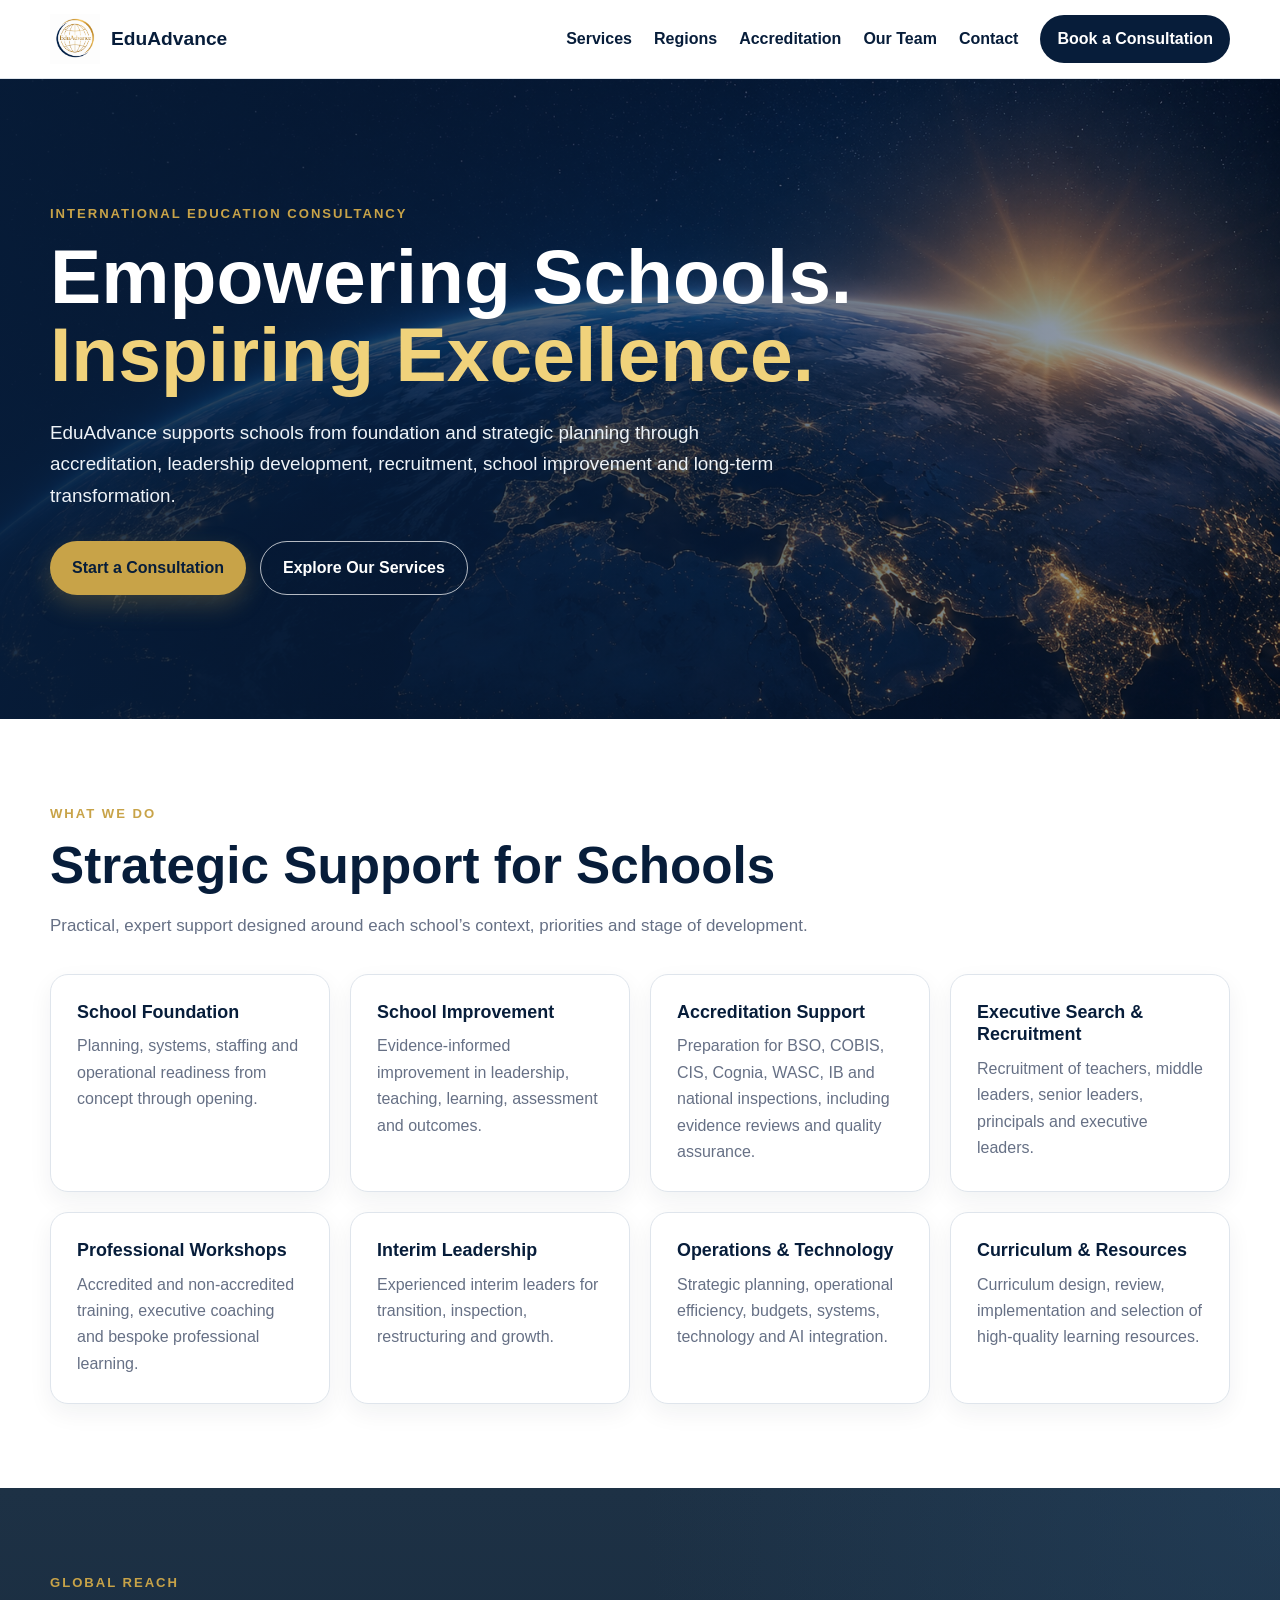
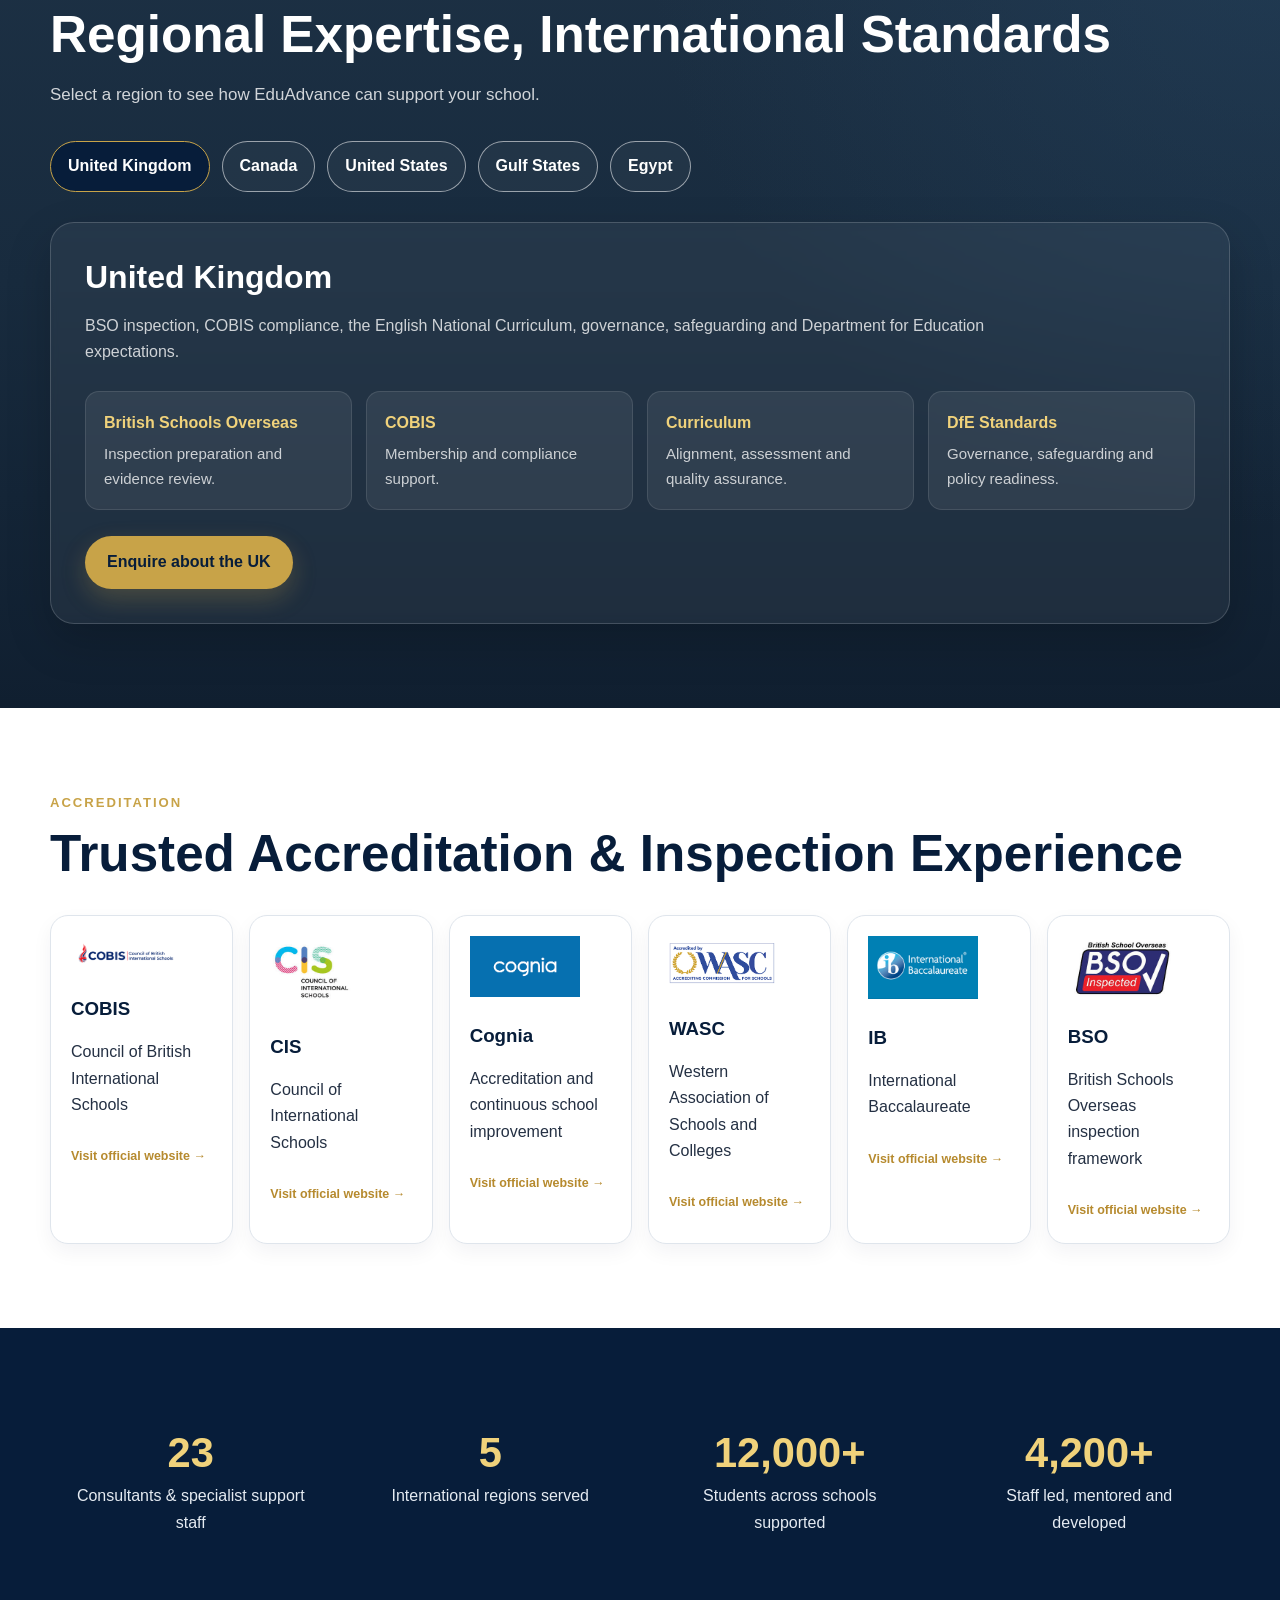
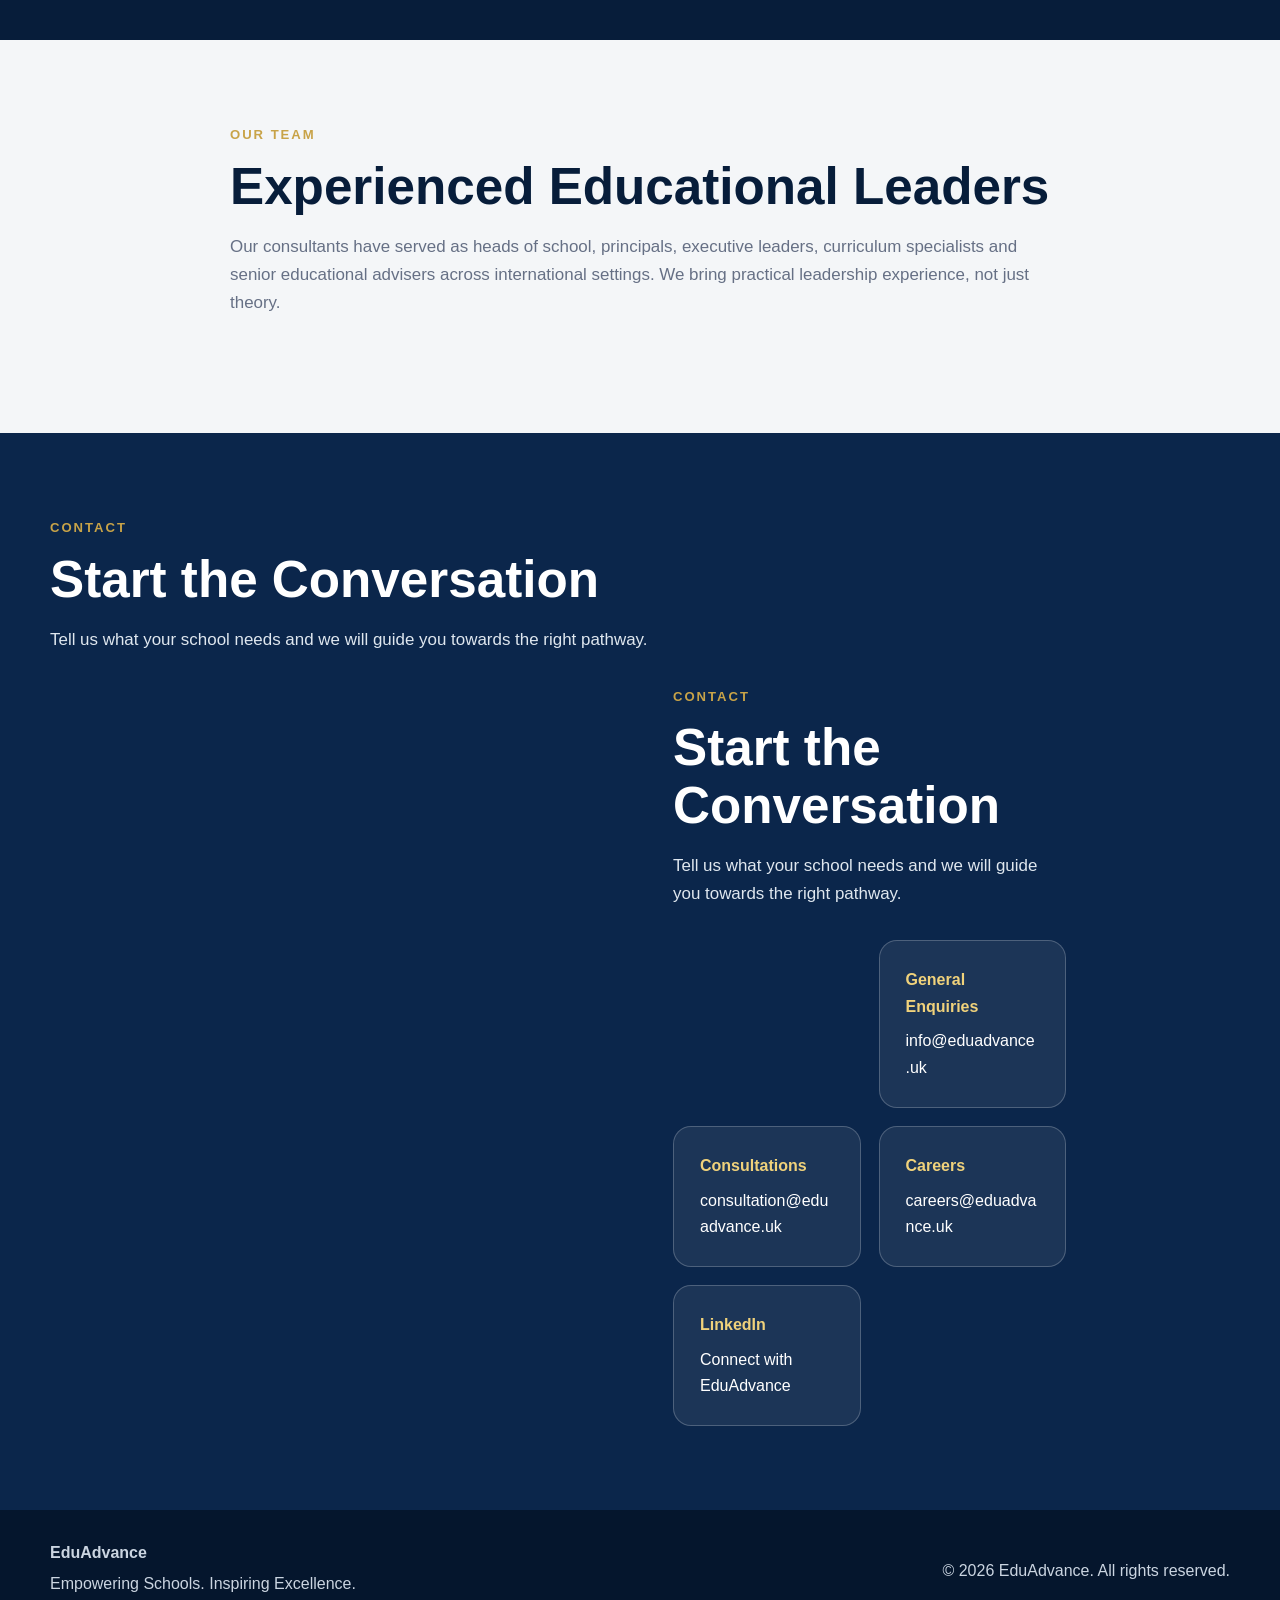
<file: index.html>
<!doctype html>
<html lang="en">
<head>
  <meta charset="utf-8">
  <meta name="viewport" content="width=device-width, initial-scale=1">
  <meta name="description" content="EduAdvance is a UK-founded international education consultancy supporting school foundation, accreditation, leadership, recruitment and sustainable school improvement.">
  <title>EduAdvance | International Education Consultancy</title>
  <link rel="stylesheet" href="css/style.css">
</head>
<body>

<header class="site-header">
  <div class="navbar container">
    <a class="brand" href="index.html" aria-label="EduAdvance home">
      <img src="images/logo.png" alt="EduAdvance logo">
      <span>EduAdvance</span>
    </a>

    <button class="menu-toggle" type="button" aria-label="Open navigation" aria-expanded="false">☰</button>

    <nav class="nav-links" aria-label="Main navigation">
      <a href="#services">Services</a>
      <a href="#regions">Regions</a>
      <a href="#accreditation">Accreditation</a>
      <a href="#team">Our Team</a>
      <a href="#contact">Contact</a>
      <a class="nav-cta" href="consultation.html">Book a Consultation</a>
    </nav>
  </div>
</header>

<main>

  <section class="hero">
    <div class="hero-overlay"></div>
    <div class="container hero-content">
      <p class="eyebrow">International Education Consultancy</p>
      <h1>Empowering Schools.<br><span>Inspiring Excellence.</span></h1>
      <p class="hero-copy">
        EduAdvance supports schools from foundation and strategic planning through accreditation,
        leadership development, recruitment, school improvement and long-term transformation.
      </p>
      <div class="hero-actions">
        <a class="btn btn-primary" href="consultation.html">Start a Consultation</a>
        <a class="btn btn-secondary" href="#services">Explore Our Services</a>
      </div>
    </div>
  </section>

  <section id="services" class="section">
    <div class="container">
      <p class="eyebrow">What We Do</p>
      <h2>Strategic Support for Schools</h2>
      <p class="section-intro">
        Practical, expert support designed around each school’s context, priorities and stage of development.
      </p>

      <div class="cards-grid">
        <article class="service-card">
          <h3>School Foundation</h3>
          <p>Planning, systems, staffing and operational readiness from concept through opening.</p>
        </article>

        <article class="service-card">
          <h3>School Improvement</h3>
          <p>Evidence-informed improvement in leadership, teaching, learning, assessment and outcomes.</p>
        </article>

        <article class="service-card">
          <h3>Accreditation Support</h3>
          <p>Preparation for BSO, COBIS, CIS, Cognia, WASC, IB and national inspections, including evidence reviews and quality assurance.</p>
        </article>

        <article class="service-card">
          <h3>Executive Search &amp; Recruitment</h3>
          <p>Recruitment of teachers, middle leaders, senior leaders, principals and executive leaders.</p>
        </article>

        <article class="service-card">
          <h3>Professional Workshops</h3>
          <p>Accredited and non-accredited training, executive coaching and bespoke professional learning.</p>
        </article>

        <article class="service-card">
          <h3>Interim Leadership</h3>
          <p>Experienced interim leaders for transition, inspection, restructuring and growth.</p>
        </article>

        <article class="service-card">
          <h3>Operations &amp; Technology</h3>
          <p>Strategic planning, operational efficiency, budgets, systems, technology and AI integration.</p>
        </article>

        <article class="service-card">
          <h3>Curriculum &amp; Resources</h3>
          <p>Curriculum design, review, implementation and selection of high-quality learning resources.</p>
        </article>
      </div>
    </div>
  </section>

  <section id="regions" class="section section-alt">
    <div class="container">
      <p class="eyebrow">Global Reach</p>
      <h2>Regional Expertise, International Standards</h2>
      <p class="section-intro">Select a region to see how EduAdvance can support your school.</p>

      <div class="region-buttons" role="tablist" aria-label="Regions">
        <a class="region-btn active" href="#uk" data-region="uk" role="tab" aria-selected="true">United Kingdom</a>
        <a class="region-btn" href="#canada" data-region="canada" role="tab" aria-selected="false">Canada</a>
        <a class="region-btn" href="#usa" data-region="usa" role="tab" aria-selected="false">United States</a>
        <a class="region-btn" href="#gulf" data-region="gulf" role="tab" aria-selected="false">Gulf States</a>
        <a class="region-btn" href="#egypt" data-region="egypt" role="tab" aria-selected="false">Egypt</a>
      </div>

      <article id="uk" class="region-content active" role="tabpanel">
        <h3>United Kingdom</h3>
        <p>BSO inspection, COBIS compliance, the English National Curriculum, governance, safeguarding and Department for Education expectations.</p>
        <div class="region-grid">
          <div><strong>British Schools Overseas</strong><span>Inspection preparation and evidence review.</span></div>
          <div><strong>COBIS</strong><span>Membership and compliance support.</span></div>
          <div><strong>Curriculum</strong><span>Alignment, assessment and quality assurance.</span></div>
          <div><strong>DfE Standards</strong><span>Governance, safeguarding and policy readiness.</span></div>
        </div>
        <a class="btn btn-primary" href="consultation.html?region=United%20Kingdom">Enquire about the UK</a>
      </article>

      <article id="canada" class="region-content" role="tabpanel" hidden>
        <h3>Canada</h3>
        <p>Support for Canadian provincial curricula, school leadership, quality assurance and international accreditation readiness.</p>
        <div class="region-grid">
          <div><strong>Provincial Curricula</strong><span>Support across all Canadian provinces.</span></div>
          <div><strong>IB Programmes</strong><span>PYP, MYP and DP implementation.</span></div>
          <div><strong>Leadership</strong><span>Governance and continuous improvement.</span></div>
          <div><strong>Growth</strong><span>International recognition and sustainable systems.</span></div>
        </div>
        <a class="btn btn-primary" href="consultation.html?region=Canada">Enquire about Canada</a>
      </article>

      <article id="usa" class="region-content" role="tabpanel" hidden>
        <h3>United States</h3>
        <p>American curriculum development, Cognia and WASC accreditation, leadership development and continuous school improvement.</p>
        <div class="region-grid">
          <div><strong>Cognia</strong><span>Readiness reviews through engagement review.</span></div>
          <div><strong>WASC</strong><span>Self-study and accreditation preparation.</span></div>
          <div><strong>American Curriculum</strong><span>Assessment and programme design.</span></div>
          <div><strong>Quality Assurance</strong><span>Sustainable improvement systems.</span></div>
        </div>
        <a class="btn btn-primary" href="consultation.html?region=United%20States">Enquire about the USA</a>
      </article>

      <article id="gulf" class="region-content" role="tabpanel" hidden>
        <h3>Gulf States</h3>
        <p>Support across the UAE, Qatar, Saudi Arabia, Bahrain, Kuwait and Oman, combining international standards with local requirements.</p>
        <div class="region-grid region-grid-six">
          <div><strong>United Arab Emirates</strong><span>KHDA, ADEK and SPEA readiness.</span></div>
          <div><strong>Qatar</strong><span>Ministry compliance and school improvement.</span></div>
          <div><strong>Saudi Arabia</strong><span>MoE requirements and Vision 2030 alignment.</span></div>
          <div><strong>Bahrain</strong><span>Foundation, governance and inspection readiness.</span></div>
          <div><strong>Kuwait</strong><span>Curriculum, training and accreditation.</span></div>
          <div><strong>Oman</strong><span>Leadership, quality assurance and improvement.</span></div>
        </div>
        <a class="btn btn-primary" href="consultation.html?region=Gulf%20States">Enquire about the Gulf</a>
      </article>

      <article id="egypt" class="region-content" role="tabpanel" hidden>
        <h3>Egypt</h3>
        <p>British, American and IB accreditation support, Ministry of Education compliance, governance, safeguarding and school improvement.</p>
        <div class="region-grid">
          <div><strong>British Accreditation</strong><span>BSO and COBIS preparation.</span></div>
          <div><strong>American Accreditation</strong><span>Cognia and WASC pathways.</span></div>
          <div><strong>International Baccalaureate</strong><span>Candidacy, authorisation and programme development.</span></div>
          <div><strong>Ministry Compliance</strong><span>Licensing, governance and operational best practice.</span></div>
        </div>
        <a class="btn btn-primary" href="consultation.html?region=Egypt">Enquire about Egypt</a>
      </article>
    </div>
  </section>

  <section id="accreditation" class="section">
    <div class="container">
      <p class="eyebrow">Accreditation</p>
      <h2>Trusted Accreditation &amp; Inspection Experience</h2>

      <div class="logo-grid">
        <a class="logo-card accreditation-link" href="https://www.cobis.org.uk/" target="_blank" rel="noopener noreferrer">
          <img src="images/cobis.png" alt="COBIS logo">
          <h3>COBIS</h3>
          <p>Council of British International Schools</p>
          <span>Visit official website →</span>
        </a>

        <a class="logo-card accreditation-link" href="https://www.cois.org/" target="_blank" rel="noopener noreferrer">
          <img src="images/cis.png" alt="CIS logo">
          <h3>CIS</h3>
          <p>Council of International Schools</p>
          <span>Visit official website →</span>
        </a>

        <a class="logo-card accreditation-link" href="https://www.cognia.org/accreditation/" target="_blank" rel="noopener noreferrer">
          <img src="images/cognia.png" alt="Cognia logo">
          <h3>Cognia</h3>
          <p>Accreditation and continuous school improvement</p>
          <span>Visit official website →</span>
        </a>

        <a class="logo-card accreditation-link" href="https://acswasc.org/" target="_blank" rel="noopener noreferrer">
          <img src="images/wasc.png" alt="WASC logo">
          <h3>WASC</h3>
          <p>Western Association of Schools and Colleges</p>
          <span>Visit official website →</span>
        </a>

        <a class="logo-card accreditation-link" href="https://www.ibo.org/" target="_blank" rel="noopener noreferrer">
          <img src="images/ib.png" alt="International Baccalaureate logo">
          <h3>IB</h3>
          <p>International Baccalaureate</p>
          <span>Visit official website →</span>
        </a>

        <a class="logo-card accreditation-link" href="https://www.gov.uk/guidance/british-schools-overseas-how-to-get-accredited" target="_blank" rel="noopener noreferrer">
          <img src="images/bso.png" alt="British Schools Overseas logo">
          <h3>BSO</h3>
          <p>British Schools Overseas inspection framework</p>
          <span>Visit official website →</span>
        </a>
      </div>
    </div>
  </section>

  <section class="section stats-section">
    <div class="container stats-grid">
      <div><strong>23</strong><span>Consultants &amp; specialist support staff</span></div>
      <div><strong>5</strong><span>International regions served</span></div>
      <div><strong>12,000+</strong><span>Students across schools supported</span></div>
      <div><strong>4,200+</strong><span>Staff led, mentored and developed</span></div>
    </div>
  </section>

  <section id="team" class="section section-alt">
    <div class="container narrow">
      <p class="eyebrow">Our Team</p>
      <h2>Experienced Educational Leaders</h2>
      <p class="section-intro">
        Our consultants have served as heads of school, principals, executive leaders, curriculum specialists
        and senior educational advisers across international settings. We bring practical leadership experience,
        not just theory.
      </p>
    </div>
  </section>

  <section id="contact" class="section contact-section">
  <div class="container">
    <p class="eyebrow">Contact</p>

    <h2>Start the Conversation</h2>

    <p class="section-intro light-text">
      Tell us what your school needs and we will guide you towards the right pathway.
    </p>

    <div class="contact-grid">

      <a
       <section id="contact" class="section contact-section">
  <div class="container">
    <p class="eyebrow">Contact</p>

    <h2>Start the Conversation</h2>

    <p class="section-intro light-text">
      Tell us what your school needs and we will guide you towards the right pathway.
    </p>

    <div class="contact-grid">
      <a
        class="contact-card"
        href="https://mail.google.com/mail/u/0/?fs=1&amp;tf=cm&amp;to=info@eduadvance.uk&amp;su=General%20Enquiry"
        target="_blank"
        rel="noopener noreferrer"
      >
        <strong>General Enquiries</strong>
        <span>info@eduadvance.uk</span>
      </a>

      <a
        class="contact-card"
        href="https://mail.google.com/mail/u/0/?fs=1&amp;tf=cm&amp;to=consultation@eduadvance.uk&amp;su=Consultation"
        target="_blank"
        rel="noopener noreferrer"
      >
        <strong>Consultations</strong>
        <span>consultation@eduadvance.uk</span>
      </a>

      <a
        class="contact-card"
        href="https://mail.google.com/mail/u/0/?fs=1&amp;tf=cm&amp;to=careers@eduadvance.uk&amp;su=Careers"
        target="_blank"
        rel="noopener noreferrer"
      >
        <strong>Careers</strong>
        <span>careers@eduadvance.uk</span>
      </a>

      <a
        class="contact-card"
        href="https://www.linkedin.com/in/eduadvance-educational-consultancy-42b245420/"
        target="_blank"
        rel="noopener noreferrer"
      >
        <strong>LinkedIn</strong>
        <span>Connect with EduAdvance</span>
      </a>
    </div>
  </div>
</section>
 

</main>

<footer class="site-footer">
  <div class="container footer-inner">
    <div>
      <strong>EduAdvance</strong>
      <p>Empowering Schools. Inspiring Excellence.</p>
    </div>
    <p>© 2026 EduAdvance. All rights reserved.</p>
  </div>
</footer>

<script src="js/script.js"></script>
</body>
</html>
</file>
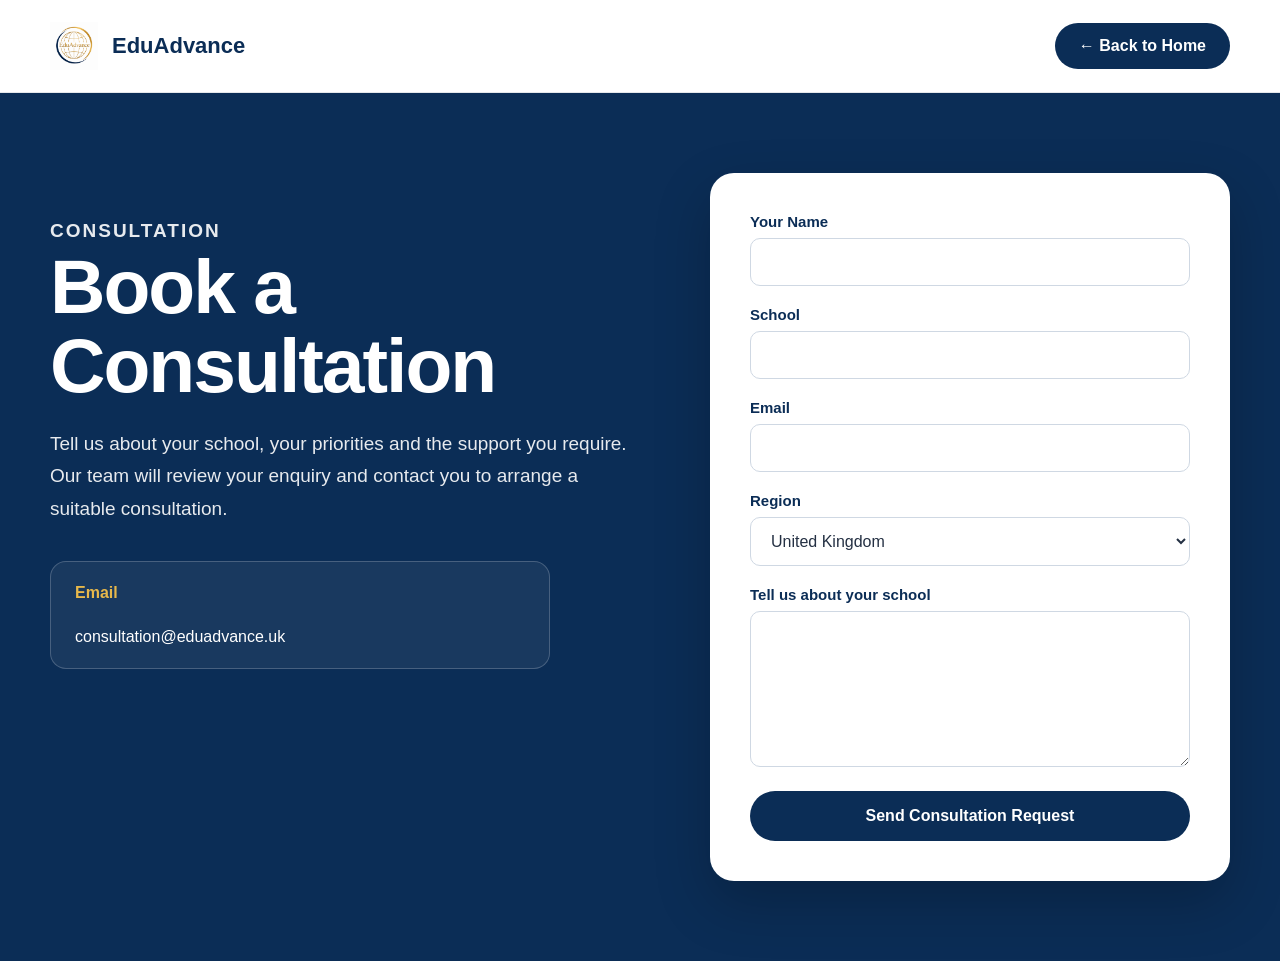
<file: consultation.html>
<!DOCTYPE html>
<html lang="en">
<head>
<meta charset="UTF-8">
<meta name="viewport" content="width=device-width, initial-scale=1.0">
<title>Book a Consultation | EduAdvance</title>

<link rel="stylesheet" href="css/consultation.css">
</head>

<body>

<header class="site-header">
    <div class="container navbar">

        <a class="brand" href="index.html">
            <img src="images/logo.png" alt="EduAdvance">
            <span>EduAdvance</span>
        </a>

        <a class="back-link" href="index.html">← Back to Home</a>

    </div>
</header>

<section class="consultation-hero">

<div class="container consultation-layout">

<div class="consultation-copy">

<p class="eyebrow">Consultation</p>

<h1>Book a Consultation</h1>

<p>
Tell us about your school, your priorities and the support you require.
Our team will review your enquiry and contact you to arrange a suitable consultation.
</p>

<div class="contact-details">
<strong>Email</strong><br>

<a href="https://mail.google.com/mail/u/0/?fs=1&tf=cm&to=consultation@eduadvance.uk&su=Consultation"
target="_blank">
consultation@eduadvance.uk
</a>

</div>

</div>

<form class="consultation-form"
action="https://formsubmit.co/consultation@eduadvance.uk"
method="POST">

<input type="hidden" name="_captcha" value="false">

<label>Your Name</label>
<input type="text" name="name" required>

<label>School</label>
<input type="text" name="school" required>

<label>Email</label>
<input type="email" name="email" required>

<label>Region</label>

<select name="region">
<option>United Kingdom</option>
<option>Canada</option>
<option>United States</option>
<option>Egypt</option>
<option>Gulf States</option>
<option>Other</option>
</select>

<label>Tell us about your school</label>

<textarea name="message" rows="7"></textarea>

<button type="submit">Send Consultation Request</button>

</form>

</div>

</section>

</body>
</html>
</file>
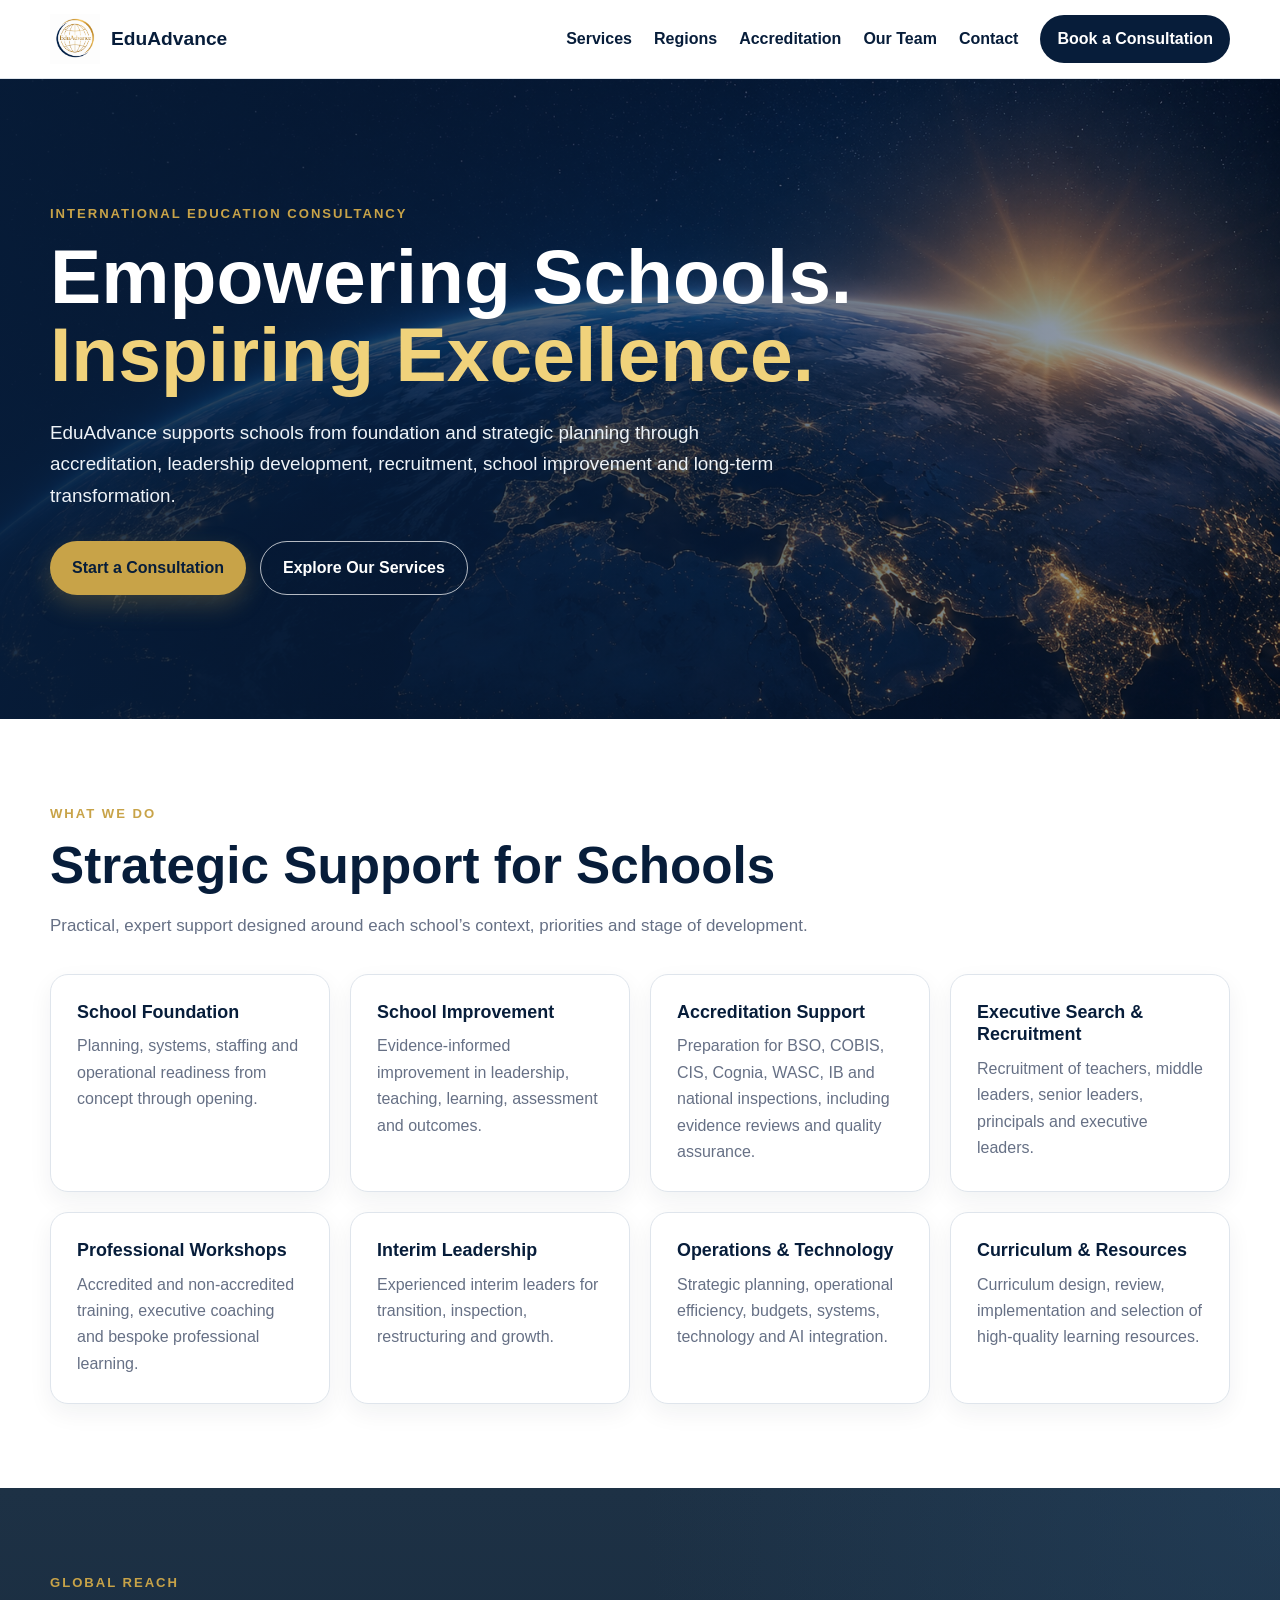
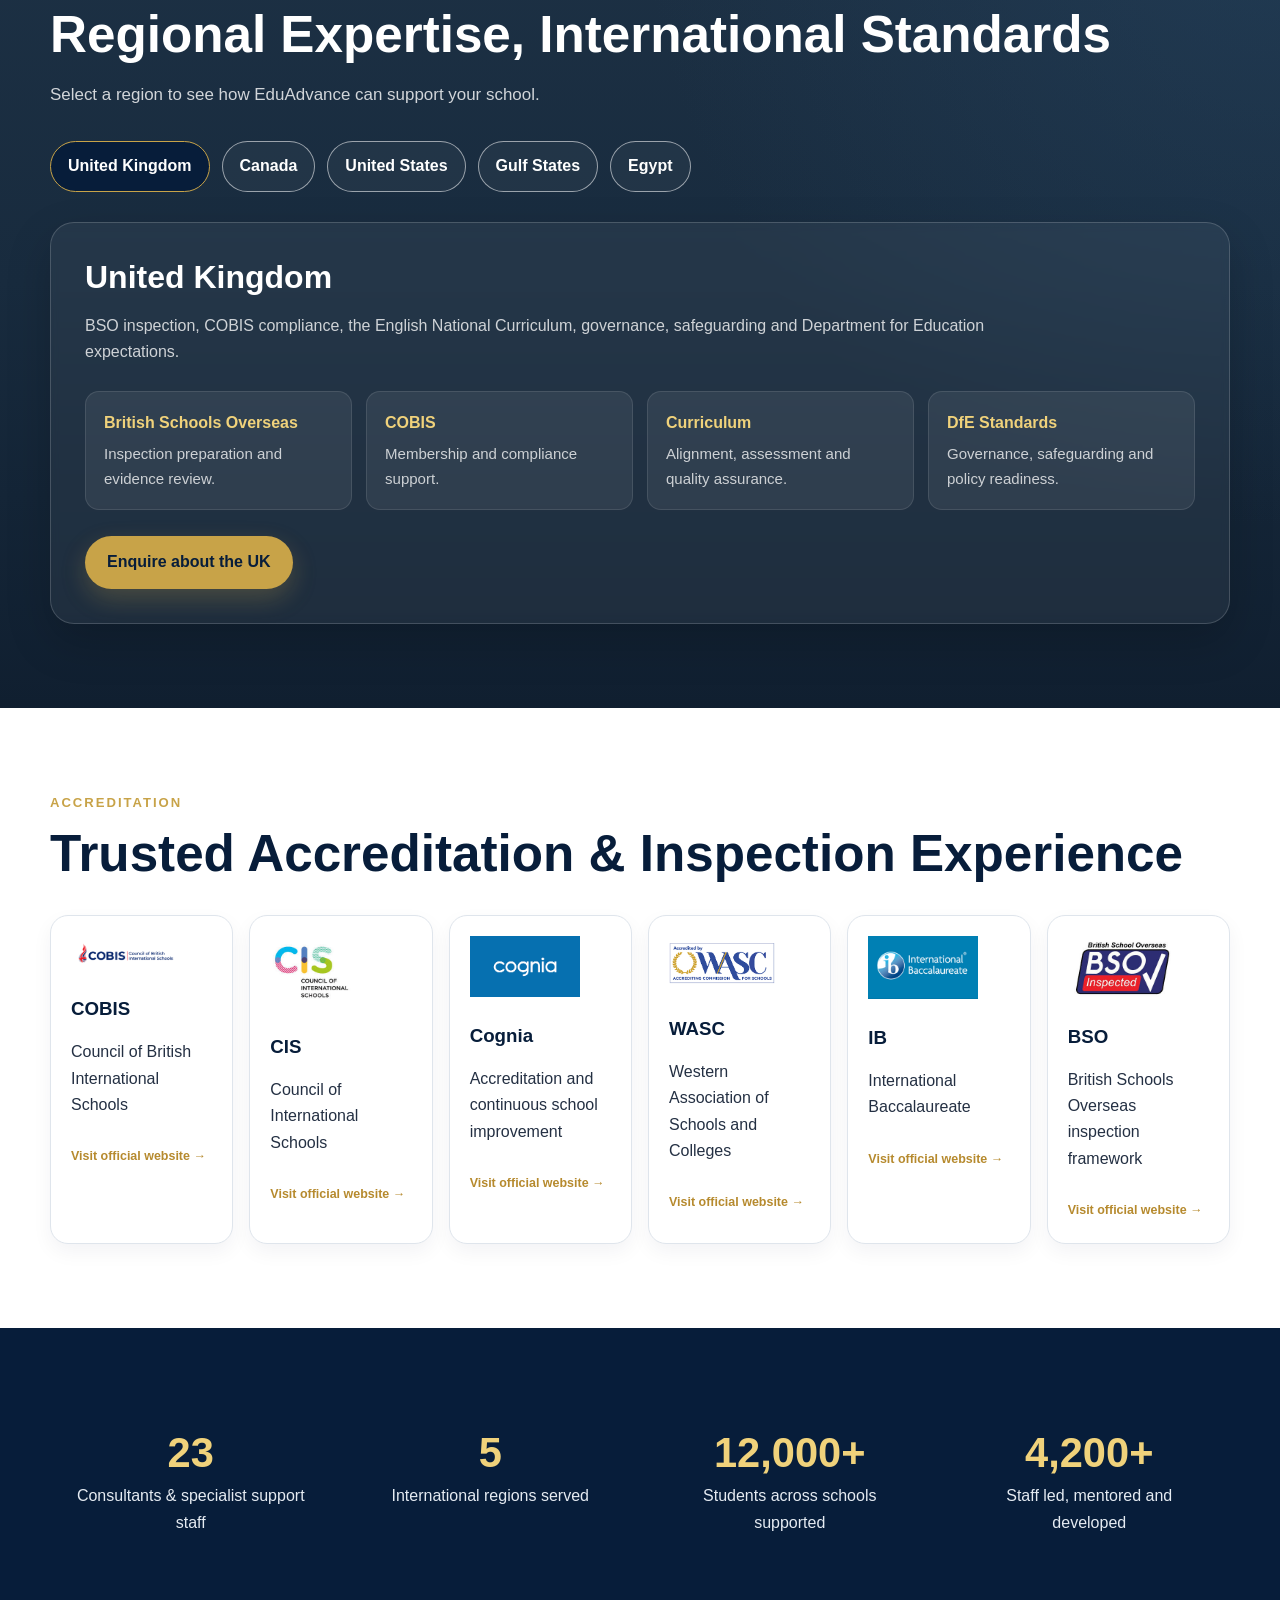
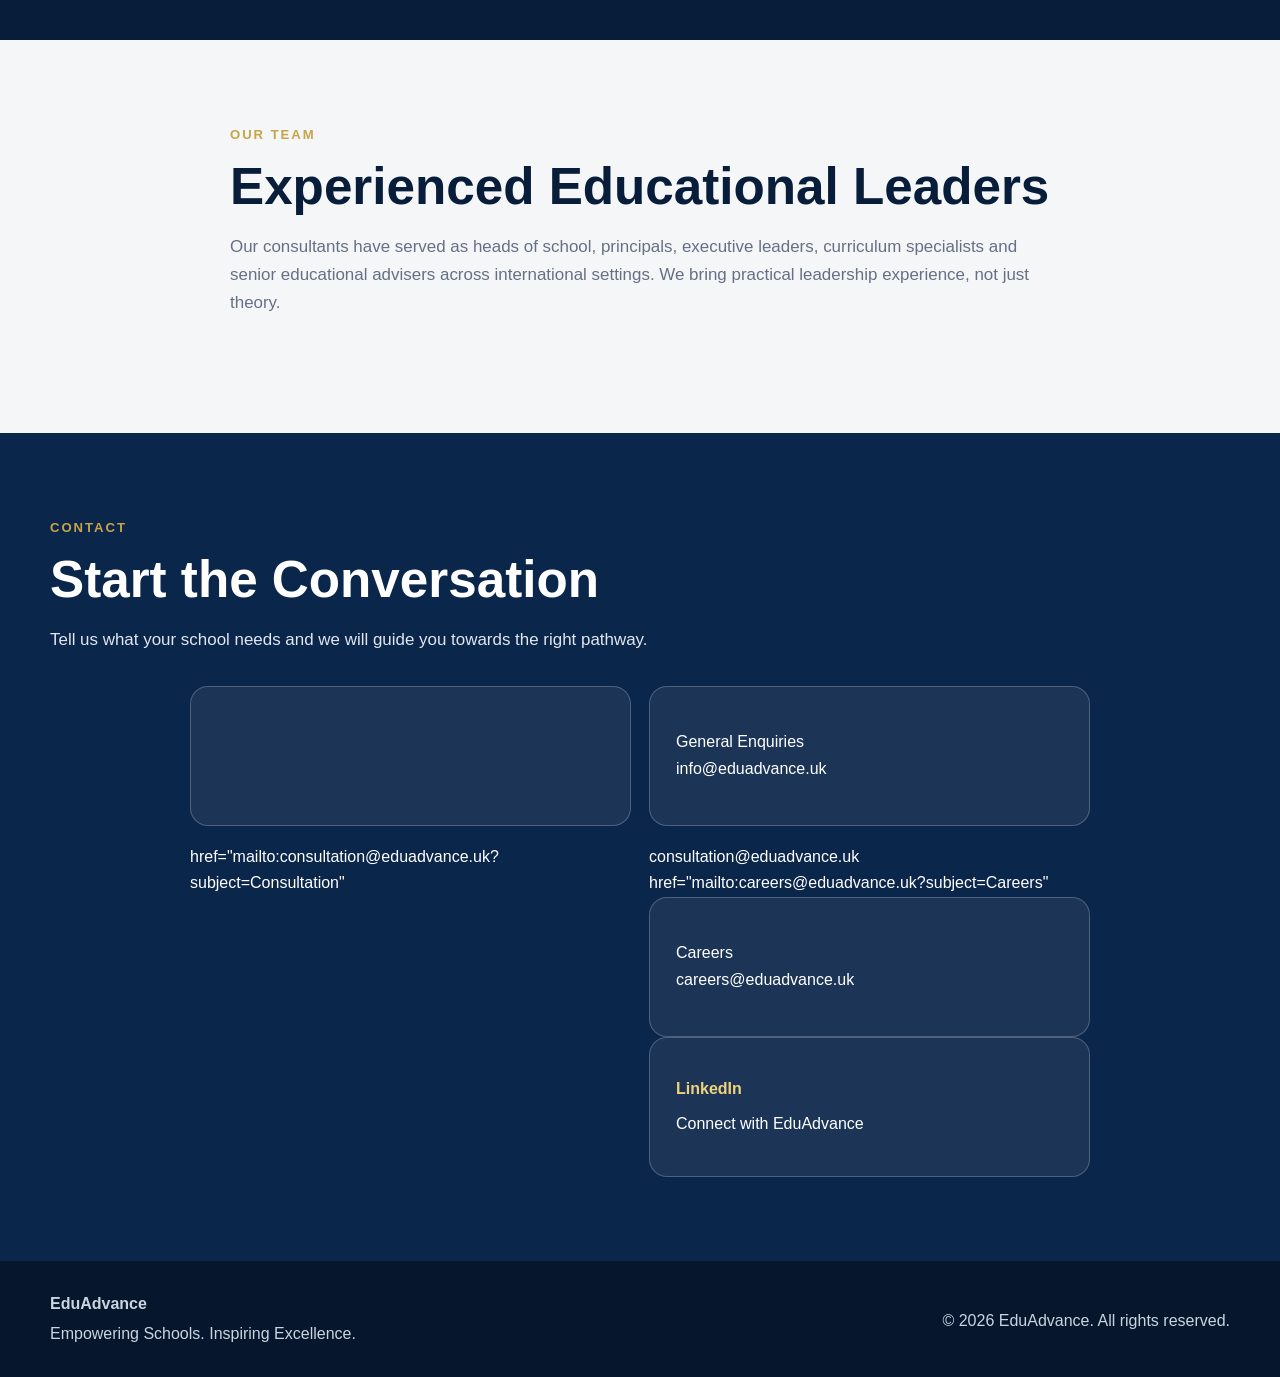
<file: index(3).html>
<!doctype html>
<html lang="en">
<head>
  <meta charset="utf-8">
  <meta name="viewport" content="width=device-width, initial-scale=1">
  <meta name="description" content="EduAdvance is a UK-founded international education consultancy supporting school foundation, accreditation, leadership, recruitment and sustainable school improvement.">
  <title>EduAdvance | International Education Consultancy</title>
  <link rel="stylesheet" href="css/style.css">
</head>
<body>

<header class="site-header">
  <div class="navbar container">
    <a class="brand" href="index.html" aria-label="EduAdvance home">
      <img src="images/logo.png" alt="EduAdvance logo">
      <span>EduAdvance</span>
    </a>

    <button class="menu-toggle" type="button" aria-label="Open navigation" aria-expanded="false">☰</button>

    <nav class="nav-links" aria-label="Main navigation">
      <a href="#services">Services</a>
      <a href="#regions">Regions</a>
      <a href="#accreditation">Accreditation</a>
      <a href="#team">Our Team</a>
      <a href="#contact">Contact</a>
      <a class="nav-cta" href="consultation.html">Book a Consultation</a>
    </nav>
  </div>
</header>

<main>

  <section class="hero">
    <div class="hero-overlay"></div>
    <div class="container hero-content">
      <p class="eyebrow">International Education Consultancy</p>
      <h1>Empowering Schools.<br><span>Inspiring Excellence.</span></h1>
      <p class="hero-copy">
        EduAdvance supports schools from foundation and strategic planning through accreditation,
        leadership development, recruitment, school improvement and long-term transformation.
      </p>
      <div class="hero-actions">
        <a class="btn btn-primary" href="consultation.html">Start a Consultation</a>
        <a class="btn btn-secondary" href="#services">Explore Our Services</a>
      </div>
    </div>
  </section>

  <section id="services" class="section">
    <div class="container">
      <p class="eyebrow">What We Do</p>
      <h2>Strategic Support for Schools</h2>
      <p class="section-intro">
        Practical, expert support designed around each school’s context, priorities and stage of development.
      </p>

      <div class="cards-grid">
        <article class="service-card">
          <h3>School Foundation</h3>
          <p>Planning, systems, staffing and operational readiness from concept through opening.</p>
        </article>

        <article class="service-card">
          <h3>School Improvement</h3>
          <p>Evidence-informed improvement in leadership, teaching, learning, assessment and outcomes.</p>
        </article>

        <article class="service-card">
          <h3>Accreditation Support</h3>
          <p>Preparation for BSO, COBIS, CIS, Cognia, WASC, IB and national inspections, including evidence reviews and quality assurance.</p>
        </article>

        <article class="service-card">
          <h3>Executive Search &amp; Recruitment</h3>
          <p>Recruitment of teachers, middle leaders, senior leaders, principals and executive leaders.</p>
        </article>

        <article class="service-card">
          <h3>Professional Workshops</h3>
          <p>Accredited and non-accredited training, executive coaching and bespoke professional learning.</p>
        </article>

        <article class="service-card">
          <h3>Interim Leadership</h3>
          <p>Experienced interim leaders for transition, inspection, restructuring and growth.</p>
        </article>

        <article class="service-card">
          <h3>Operations &amp; Technology</h3>
          <p>Strategic planning, operational efficiency, budgets, systems, technology and AI integration.</p>
        </article>

        <article class="service-card">
          <h3>Curriculum &amp; Resources</h3>
          <p>Curriculum design, review, implementation and selection of high-quality learning resources.</p>
        </article>
      </div>
    </div>
  </section>

  <section id="regions" class="section section-alt">
    <div class="container">
      <p class="eyebrow">Global Reach</p>
      <h2>Regional Expertise, International Standards</h2>
      <p class="section-intro">Select a region to see how EduAdvance can support your school.</p>

      <div class="region-buttons" role="tablist" aria-label="Regions">
        <a class="region-btn active" href="#uk" data-region="uk" role="tab" aria-selected="true">United Kingdom</a>
        <a class="region-btn" href="#canada" data-region="canada" role="tab" aria-selected="false">Canada</a>
        <a class="region-btn" href="#usa" data-region="usa" role="tab" aria-selected="false">United States</a>
        <a class="region-btn" href="#gulf" data-region="gulf" role="tab" aria-selected="false">Gulf States</a>
        <a class="region-btn" href="#egypt" data-region="egypt" role="tab" aria-selected="false">Egypt</a>
      </div>

      <article id="uk" class="region-content active" role="tabpanel">
        <h3>United Kingdom</h3>
        <p>BSO inspection, COBIS compliance, the English National Curriculum, governance, safeguarding and Department for Education expectations.</p>
        <div class="region-grid">
          <div><strong>British Schools Overseas</strong><span>Inspection preparation and evidence review.</span></div>
          <div><strong>COBIS</strong><span>Membership and compliance support.</span></div>
          <div><strong>Curriculum</strong><span>Alignment, assessment and quality assurance.</span></div>
          <div><strong>DfE Standards</strong><span>Governance, safeguarding and policy readiness.</span></div>
        </div>
        <a class="btn btn-primary" href="consultation.html?region=United%20Kingdom">Enquire about the UK</a>
      </article>

      <article id="canada" class="region-content" role="tabpanel" hidden>
        <h3>Canada</h3>
        <p>Support for Canadian provincial curricula, school leadership, quality assurance and international accreditation readiness.</p>
        <div class="region-grid">
          <div><strong>Provincial Curricula</strong><span>Support across all Canadian provinces.</span></div>
          <div><strong>IB Programmes</strong><span>PYP, MYP and DP implementation.</span></div>
          <div><strong>Leadership</strong><span>Governance and continuous improvement.</span></div>
          <div><strong>Growth</strong><span>International recognition and sustainable systems.</span></div>
        </div>
        <a class="btn btn-primary" href="consultation.html?region=Canada">Enquire about Canada</a>
      </article>

      <article id="usa" class="region-content" role="tabpanel" hidden>
        <h3>United States</h3>
        <p>American curriculum development, Cognia and WASC accreditation, leadership development and continuous school improvement.</p>
        <div class="region-grid">
          <div><strong>Cognia</strong><span>Readiness reviews through engagement review.</span></div>
          <div><strong>WASC</strong><span>Self-study and accreditation preparation.</span></div>
          <div><strong>American Curriculum</strong><span>Assessment and programme design.</span></div>
          <div><strong>Quality Assurance</strong><span>Sustainable improvement systems.</span></div>
        </div>
        <a class="btn btn-primary" href="consultation.html?region=United%20States">Enquire about the USA</a>
      </article>

      <article id="gulf" class="region-content" role="tabpanel" hidden>
        <h3>Gulf States</h3>
        <p>Support across the UAE, Qatar, Saudi Arabia, Bahrain, Kuwait and Oman, combining international standards with local requirements.</p>
        <div class="region-grid region-grid-six">
          <div><strong>United Arab Emirates</strong><span>KHDA, ADEK and SPEA readiness.</span></div>
          <div><strong>Qatar</strong><span>Ministry compliance and school improvement.</span></div>
          <div><strong>Saudi Arabia</strong><span>MoE requirements and Vision 2030 alignment.</span></div>
          <div><strong>Bahrain</strong><span>Foundation, governance and inspection readiness.</span></div>
          <div><strong>Kuwait</strong><span>Curriculum, training and accreditation.</span></div>
          <div><strong>Oman</strong><span>Leadership, quality assurance and improvement.</span></div>
        </div>
        <a class="btn btn-primary" href="consultation.html?region=Gulf%20States">Enquire about the Gulf</a>
      </article>

      <article id="egypt" class="region-content" role="tabpanel" hidden>
        <h3>Egypt</h3>
        <p>British, American and IB accreditation support, Ministry of Education compliance, governance, safeguarding and school improvement.</p>
        <div class="region-grid">
          <div><strong>British Accreditation</strong><span>BSO and COBIS preparation.</span></div>
          <div><strong>American Accreditation</strong><span>Cognia and WASC pathways.</span></div>
          <div><strong>International Baccalaureate</strong><span>Candidacy, authorisation and programme development.</span></div>
          <div><strong>Ministry Compliance</strong><span>Licensing, governance and operational best practice.</span></div>
        </div>
        <a class="btn btn-primary" href="consultation.html?region=Egypt">Enquire about Egypt</a>
      </article>
    </div>
  </section>

  <section id="accreditation" class="section">
    <div class="container">
      <p class="eyebrow">Accreditation</p>
      <h2>Trusted Accreditation &amp; Inspection Experience</h2>

      <div class="logo-grid">
        <a class="logo-card accreditation-link" href="https://www.cobis.org.uk/" target="_blank" rel="noopener noreferrer">
          <img src="images/cobis.png" alt="COBIS logo">
          <h3>COBIS</h3>
          <p>Council of British International Schools</p>
          <span>Visit official website →</span>
        </a>

        <a class="logo-card accreditation-link" href="https://www.cois.org/" target="_blank" rel="noopener noreferrer">
          <img src="images/cis.png" alt="CIS logo">
          <h3>CIS</h3>
          <p>Council of International Schools</p>
          <span>Visit official website →</span>
        </a>

        <a class="logo-card accreditation-link" href="https://www.cognia.org/accreditation/" target="_blank" rel="noopener noreferrer">
          <img src="images/cognia.png" alt="Cognia logo">
          <h3>Cognia</h3>
          <p>Accreditation and continuous school improvement</p>
          <span>Visit official website →</span>
        </a>

        <a class="logo-card accreditation-link" href="https://acswasc.org/" target="_blank" rel="noopener noreferrer">
          <img src="images/wasc.png" alt="WASC logo">
          <h3>WASC</h3>
          <p>Western Association of Schools and Colleges</p>
          <span>Visit official website →</span>
        </a>

        <a class="logo-card accreditation-link" href="https://www.ibo.org/" target="_blank" rel="noopener noreferrer">
          <img src="images/ib.png" alt="International Baccalaureate logo">
          <h3>IB</h3>
          <p>International Baccalaureate</p>
          <span>Visit official website →</span>
        </a>

        <a class="logo-card accreditation-link" href="https://www.gov.uk/guidance/british-schools-overseas-how-to-get-accredited" target="_blank" rel="noopener noreferrer">
          <img src="images/bso.png" alt="British Schools Overseas logo">
          <h3>BSO</h3>
          <p>British Schools Overseas inspection framework</p>
          <span>Visit official website →</span>
        </a>
      </div>
    </div>
  </section>

  <section class="section stats-section">
    <div class="container stats-grid">
      <div><strong>23</strong><span>Consultants &amp; specialist support staff</span></div>
      <div><strong>5</strong><span>International regions served</span></div>
      <div><strong>12,000+</strong><span>Students across schools supported</span></div>
      <div><strong>4,200+</strong><span>Staff led, mentored and developed</span></div>
    </div>
  </section>

  <section id="team" class="section section-alt">
    <div class="container narrow">
      <p class="eyebrow">Our Team</p>
      <h2>Experienced Educational Leaders</h2>
      <p class="section-intro">
        Our consultants have served as heads of school, principals, executive leaders, curriculum specialists
        and senior educational advisers across international settings. We bring practical leadership experience,
        not just theory.
      </p>
    </div>
  </section>

  <section id="contact" class="section contact-section">
    <div class="container">
      <p class="eyebrow">Contact</p>
      <h2>Start the Conversation</h2>
      <p class="section-intro light-text">Tell us what your school needs and we will guide you towards the right pathway.</p>

      <div class="contact-grid">
        <a class="contact-card" href="mailto:info@eduadvance.uk?subject=General%20Enquiry"></a>
        <a class="contact-card" <a class="contact-card" 
          <strong>General Enquiries</strong>
          <span>info@eduadvance.uk</span>
        </a>

        href="mailto:consultation@eduadvance.uk?subject=Consultation"
        <href="mailto:careers@eduadvance.uk?subject=Careers"
          <span>consultation@eduadvance.uk</span>
        </a>
href="mailto:careers@eduadvance.uk?subject=Careers"
        <a class="contact-card" 
          <strong>Careers</strong>
          <span>careers@eduadvance.uk</span>
        </a>

        <a class="contact-card" href="https://www.linkedin.com/in/eduadvance-educational-consultancy-42b245420/" target="_blank" rel="noopener noreferrer">
          <strong>LinkedIn</strong>
          <span>Connect with EduAdvance</span>
        </a>
      </div>
    </div>
  </section>

</main>

<footer class="site-footer">
  <div class="container footer-inner">
    <div>
      <strong>EduAdvance</strong>
      <p>Empowering Schools. Inspiring Excellence.</p>
    </div>
    <p>© 2026 EduAdvance. All rights reserved.</p>
  </div>
</footer>

<script src="js/script.js"></script>
</body>
</html>
</file>
<file: css/style.css>
:root {
  --navy: #071d3a;
  --blue: #123b6d;
  --blue-grey: #182b3e;
  --blue-grey-dark: #101f30;
  --gold: #c8a348;
  --gold-light: #f0d27b;
  --light: #f4f6f8;
  --white: #ffffff;
  --text: #243043;
  --muted: #667085;
  --border: #dfe5ec;
  --shadow: 0 18px 45px rgba(7, 29, 58, 0.1);
}

/* GENERAL */

* {
  box-sizing: border-box;
}

html {
  scroll-behavior: smooth;
}

body {
  margin: 0;
  font-family: Arial, Helvetica, sans-serif;
  color: var(--text);
  background: var(--white);
  line-height: 1.65;
}

a {
  color: inherit;
  text-decoration: none;
}

button {
  font: inherit;
}

.container {
  width: min(1180px, calc(100% - 40px));
  margin-inline: auto;
}

.narrow {
  max-width: 820px;
}

/* HEADER */

.site-header {
  position: sticky;
  top: 0;
  z-index: 100;
  background: rgba(255, 255, 255, 0.97);
  border-bottom: 1px solid var(--border);
  backdrop-filter: blur(10px);
}

.navbar {
  min-height: 78px;
  display: flex;
  align-items: center;
  justify-content: space-between;
  gap: 24px;
}

.brand {
  display: flex;
  align-items: center;
  gap: 11px;
  color: var(--navy);
  font-size: 1.2rem;
  font-weight: 800;
}

.brand img {
  width: 50px;
  height: 50px;
  object-fit: contain;
}

.nav-links {
  display: flex;
  align-items: center;
  gap: 22px;
  color: var(--navy);
  font-weight: 700;
}

.nav-links a:hover {
  color: var(--gold);
}

.nav-cta {
  padding: 11px 17px;
  border-radius: 999px;
  background: var(--navy);
  color: var(--white) !important;
}

.menu-toggle {
  display: none;
  border: 0;
  background: transparent;
  color: var(--navy);
  font-size: 1.8rem;
  cursor: pointer;
}

/* HERO */

.hero {
  position: relative;
  min-height: 640px;
  display: flex;
  align-items: center;
  background: url("../images/hero.jpg") center / cover no-repeat;
  color: var(--white);
}

.hero-overlay {
  position: absolute;
  inset: 0;
  background: linear-gradient(
    90deg,
    rgba(7, 29, 58, 0.92),
    rgba(7, 29, 58, 0.63) 58%,
    rgba(7, 29, 58, 0.35)
  );
}

.hero-content {
  position: relative;
  max-width: 840px;
  margin-left: max(20px, calc((100vw - 1180px) / 2));
  padding-block: 92px;
}

.eyebrow {
  margin: 0 0 12px;
  color: var(--gold);
  font-size: 0.82rem;
  font-weight: 800;
  letter-spacing: 0.15em;
  text-transform: uppercase;
}

.hero h1 {
  max-width: 820px;
  margin: 0 0 24px;
  font-size: clamp(2.8rem, 6vw, 5.4rem);
  line-height: 1.02;
}

.hero h1 span {
  color: var(--gold-light);
}

.hero-copy {
  max-width: 760px;
  margin: 0 0 30px;
  color: #eef3f8;
  font-size: 1.18rem;
}

.hero-actions {
  display: flex;
  flex-wrap: wrap;
  gap: 14px;
}

/* BUTTONS */

.btn {
  display: inline-flex;
  align-items: center;
  justify-content: center;
  padding: 13px 22px;
  border-radius: 999px;
  font-weight: 800;
  transition:
    transform 0.2s,
    box-shadow 0.2s;
}

.btn:hover {
  transform: translateY(-2px);
}

.btn-primary {
  background: var(--gold);
  color: var(--navy);
  box-shadow: 0 10px 25px rgba(200, 163, 72, 0.25);
}

.btn-secondary {
  border: 1px solid rgba(255, 255, 255, 0.7);
  color: var(--white);
}

/* SECTIONS */

.section {
  padding: 84px 0;
}

.section-alt {
  background: var(--light);
}

h2 {
  margin: 0 0 18px;
  color: var(--navy);
  font-size: clamp(2.1rem, 4vw, 3.3rem);
  line-height: 1.12;
}

h3 {
  color: var(--navy);
  line-height: 1.25;
}

.section-intro {
  max-width: 800px;
  margin: 0 0 32px;
  color: var(--muted);
  font-size: 1.06rem;
}

/* SERVICE CARDS */

.cards-grid {
  display: grid;
  grid-template-columns: repeat(4, minmax(0, 1fr));
  gap: 20px;
  margin-top: 34px;
}

.service-card {
  height: 100%;
  padding: 26px;
  border: 1px solid var(--border);
  border-radius: 18px;
  background: var(--white);
  box-shadow: 0 9px 24px rgba(7, 29, 58, 0.06);
}

.service-card h3 {
  margin: 0 0 10px;
  font-size: 1.12rem;
}

.service-card p {
  margin: 0;
  color: var(--muted);
}

/* REGIONS — DARK BLUE-GREY */

#regions {
  background:
    radial-gradient(
      circle at top right,
      rgba(38, 69, 98, 0.5),
      transparent 42%
    ),
    linear-gradient(
      180deg,
      #1d3145 0%,
      #182b3e 48%,
      #101f30 100%
    );
  color: var(--white);
}

#regions h2,
#regions h3 {
  color: var(--white);
}

#regions .section-intro {
  color: rgba(255, 255, 255, 0.8);
}

#region,
.region-content {
  scroll-margin-top: 105px;
}

.region-buttons {
  display: flex;
  flex-wrap: wrap;
  gap: 12px;
  margin: 30px 0;
}

.region-btn {
  display: inline-flex;
  align-items: center;
  justify-content: center;
  padding: 11px 17px;
  border: 1px solid rgba(255, 255, 255, 0.55);
  border-radius: 999px;
  background: rgba(255, 255, 255, 0.04);
  color: var(--white);
  font-weight: 800;
  cursor: pointer;
  transition:
    background 0.2s,
    border-color 0.2s,
    transform 0.2s;
}

.region-btn:hover {
  background: rgba(255, 255, 255, 0.12);
  border-color: var(--white);
  transform: translateY(-2px);
}

.region-btn.active {
  border-color: var(--gold);
  background: var(--navy);
  color: var(--white);
}

.region-content {
  padding: 34px;
  border: 1px solid rgba(255, 255, 255, 0.17);
  border-radius: 24px;
  background: rgba(255, 255, 255, 0.055);
  box-shadow: 0 18px 45px rgba(0, 0, 0, 0.18);
  backdrop-filter: blur(4px);
}

.region-content[hidden] {
  display: none;
}

.region-content > h3 {
  margin: 0 0 10px;
  color: var(--white);
  font-size: 2rem;
}

.region-content > p {
  max-width: 900px;
  color: rgba(255, 255, 255, 0.78);
}

.region-grid {
  display: grid;
  grid-template-columns: repeat(4, minmax(0, 1fr));
  gap: 14px;
  margin: 26px 0;
}

.region-grid > div {
  padding: 18px;
  border: 1px solid rgba(255, 255, 255, 0.11);
  border-radius: 14px;
  background: rgba(255, 255, 255, 0.065);
}

.region-grid strong,
.region-grid span {
  display: block;
}

.region-grid strong {
  color: var(--gold-light);
}

.region-grid span {
  margin-top: 5px;
  color: rgba(255, 255, 255, 0.76);
  font-size: 0.94rem;
}

.region-grid-six {
  grid-template-columns: repeat(3, minmax(0, 1fr));
}

#regions .btn-primary {
  background: var(--gold);
  color: var(--navy);
}

/* ACCREDITATION */

.logo-grid {
  display: grid;
  grid-template-columns: repeat(6, minmax(0, 1fr));
  gap: 16px;
  margin-top: 32px;
}

.logo-card {
  display: flex;
  min-height: 170px;
  flex-direction: column;
  align-items: center;
  justify-content: center;
  gap: 12px;
  padding: 20px;
  border: 1px solid var(--border);
  border-radius: 18px;
  background: var(--white);
  color: var(--navy);
  box-shadow: 0 8px 20px rgba(7, 29, 58, 0.05);
  transition:
    transform 0.2s ease,
    border-color 0.2s ease,
    box-shadow 0.2s ease;
}

.logo-card img {
  max-width: 110px;
  max-height: 72px;
  object-fit: contain;
}

.logo-card span {
  color: var(--muted);
  font-size: 0.78rem;
  font-weight: 700;
}

.logo-card:hover {
  transform: translateY(-4px);
  border-color: var(--gold);
  box-shadow: 0 14px 28px rgba(7, 29, 58, 0.12);
}

.accreditation-link {
  display: block;
  color: inherit;
  text-decoration: none;
  cursor: pointer;
  transition:
    transform 0.2s ease,
    box-shadow 0.2s ease;
}

.accreditation-link:hover {
  transform: translateY(-5px);
  box-shadow: 0 14px 30px rgba(7, 29, 58, 0.16);
}

.accreditation-link span {
  display: inline-block;
  margin-top: 12px;
  color: #b68a2e;
  font-weight: 700;
}

/* STATISTICS */

.stats-section {
  background: var(--navy);
  color: var(--white);
}

.stats-grid {
  display: grid;
  grid-template-columns: repeat(4, minmax(0, 1fr));
  gap: 18px;
}

.stats-grid > div {
  padding: 20px;
  text-align: center;
}

.stats-grid strong {
  display: block;
  color: var(--gold-light);
  font-size: 2.6rem;
  line-height: 1;
}

.stats-grid span {
  display: block;
  margin-top: 10px;
  color: #e5ebf2;
}

/* CONTACT */

.contact-section {
  background: #0b264b;
  color: var(--white);
}

.contact-section h2 {
  color: var(--white);
}

.light-text {
  color: #dfe7ef;
}

#contact .container {
  width: min(1180px, calc(100% - 48px));
  margin-inline: auto;
}

#contact .contact-grid {
  display: grid;
  grid-template-columns: repeat(2, minmax(0, 1fr));
  gap: 18px;
  width: 100%;
  max-width: 900px;
  margin: 32px auto 0;
}

#contact .contact-card {
  display: flex;
  width: 100%;
  min-width: 0;
  min-height: 140px;
  flex-direction: column;
  align-items: flex-start;
  justify-content: center;
  padding: 26px;
  border: 1px solid rgba(255, 255, 255, 0.22);
  border-radius: 18px;
  background: rgba(255, 255, 255, 0.07);
  color: inherit;
  text-decoration: none;
  transition:
    background 0.2s,
    transform 0.2s;
}

#contact .contact-card:hover {
  transform: translateY(-4px);
  background: rgba(255, 255, 255, 0.13);
}

#contact .contact-card strong {
  display: block;
  width: 100%;
  margin-bottom: 8px;
  color: var(--gold-light);
}

#contact .contact-card span {
  display: block;
  width: 100%;
  overflow-wrap: anywhere;
}

/* FOOTER */

.site-footer {
  padding: 30px 0;
  background: #05162d;
  color: #cbd5e1;
}

.footer-inner {
  display: flex;
  align-items: center;
  justify-content: space-between;
  flex-wrap: wrap;
  gap: 24px;
}

.footer-inner p {
  margin: 4px 0 0;
}

/* TABLET */

@media (max-width: 1000px) {
  .cards-grid {
    grid-template-columns: repeat(2, minmax(0, 1fr));
  }

  .logo-grid {
    grid-template-columns: repeat(3, minmax(0, 1fr));
  }

  .region-grid {
    grid-template-columns: repeat(2, minmax(0, 1fr));
  }

  .contact-grid {
    grid-template-columns: repeat(2, minmax(0, 1fr));
  }
}

/* MOBILE NAVIGATION */

@media (max-width: 800px) {
  .menu-toggle {
    display: block;
  }

  .nav-links {
    position: absolute;
    top: 78px;
    right: 0;
    left: 0;
    display: none;
    flex-direction: column;
    align-items: stretch;
    gap: 14px;
    padding: 22px;
    border-bottom: 1px solid var(--border);
    background: var(--white);
  }

  .nav-links.open {
    display: flex;
  }

  .nav-cta {
    text-align: center;
  }

  .hero {
    min-height: 570px;
  }

  .hero-content {
    margin-left: 0;
  }

  .hero-overlay {
    background: rgba(7, 29, 58, 0.82);
  }

  .section {
    padding: 64px 0;
  }

  .stats-grid {
    grid-template-columns: repeat(2, minmax(0, 1fr));
  }
}

/* SMALL MOBILE */

@media (max-width: 650px) {
  #contact .contact-grid {
    grid-template-columns: 1fr;
  }
}

@media (max-width: 560px) {
  .container {
    width: min(100% - 28px, 1180px);
  }

  .cards-grid,
  .region-grid,
  .region-grid-six,
  .logo-grid,
  .contact-grid {
    grid-template-columns: 1fr;
  }

  .hero h1 {
    font-size: 2.65rem;
  }

  .region-content {
    padding: 24px;
  }

  .stats-grid {
    grid-template-columns: 1fr;
  }

  #contact .container {
    width: calc(100% - 28px);
  }

  .footer-inner {
    align-items: flex-start;
    flex-direction: column;
  }
}
</file>
<file: css/consultation.css>
:root {
  --navy: #0b2d56;
  --dark-navy: #061d38;
  --gold: #e7b84b;
  --white: #ffffff;
  --light: #f4f6f8;
  --text: #243043;
  --muted: #667085;
}

* {
  box-sizing: border-box;
}

html {
  scroll-behavior: smooth;
}

body {
  margin: 0;
  font-family: Arial, Helvetica, sans-serif;
  color: var(--text);
  background: var(--light);
}

.container {
  width: min(1180px, calc(100% - 48px));
  margin: 0 auto;
}

/* Header */

.site-header {
  background: var(--white);
  border-bottom: 1px solid #e5e7eb;
}

.navbar {
  min-height: 92px;
  display: flex;
  align-items: center;
  justify-content: space-between;
}

.brand {
  display: flex;
  align-items: center;
  gap: 14px;
  color: var(--navy);
  text-decoration: none;
  font-size: 22px;
  font-weight: 700;
}

.brand img {
  width: 48px;
  height: 48px;
  object-fit: contain;
}

.back-link {
  display: inline-flex;
  align-items: center;
  justify-content: center;
  padding: 14px 24px;
  border-radius: 30px;
  background: var(--navy);
  color: var(--white);
  text-decoration: none;
  font-weight: 700;
}

/* Main section */

.consultation-hero {
  background: var(--navy);
  padding: 80px 0;
  min-height: calc(100vh - 92px);
}

.consultation-layout {
  display: grid;
  grid-template-columns: minmax(0, 1fr) minmax(380px, 520px);
  gap: 70px;
  align-items: start;
}

.consultation-copy {
  padding-top: 42px;
  color: var(--white);
}

.eyebrow {
  margin: 0 0 18px;
  color: var(--gold);
  font-size: 15px;
  font-weight: 800;
  letter-spacing: 2px;
  text-transform: uppercase;
}

.consultation-copy h1 {
  margin: 0 0 24px;
  max-width: 650px;
  color: var(--white);
  font-size: clamp(48px, 6vw, 78px);
  line-height: 1.02;
  letter-spacing: -2px;
}

.consultation-copy > p {
  max-width: 650px;
  margin: 0;
  color: rgba(255, 255, 255, 0.9);
  font-size: 19px;
  line-height: 1.7;
}

.contact-details {
  margin-top: 36px;
  padding: 22px 24px;
  max-width: 500px;
  border: 1px solid rgba(255, 255, 255, 0.2);
  border-radius: 16px;
  background: rgba(255, 255, 255, 0.06);
}

.contact-details strong {
  display: block;
  margin-bottom: 8px;
  color: var(--gold);
}

.contact-details a {
  color: var(--white);
  text-decoration: none;
  overflow-wrap: anywhere;
}

/* Form */

.consultation-form {
  display: flex;
  flex-direction: column;
  padding: 40px;
  border-radius: 24px;
  background: var(--white);
  box-shadow: 0 22px 55px rgba(0, 0, 0, 0.22);
}

.consultation-form label {
  display: block;
  margin: 0 0 8px;
  color: var(--navy);
  font-size: 15px;
  font-weight: 700;
}

.consultation-form input,
.consultation-form select,
.consultation-form textarea {
  width: 100%;
  margin: 0 0 20px;
  padding: 14px 16px;
  border: 1px solid #cfd8e3;
  border-radius: 10px;
  background: var(--white);
  color: var(--text);
  font: inherit;
}

.consultation-form input:focus,
.consultation-form select:focus,
.consultation-form textarea:focus {
  outline: 3px solid rgba(231, 184, 75, 0.25);
  border-color: var(--gold);
}

.consultation-form textarea {
  min-height: 140px;
  resize: vertical;
}

.consultation-form button {
  margin-top: 4px;
  padding: 16px 24px;
  border: 0;
  border-radius: 30px;
  background: var(--navy);
  color: var(--white);
  font-size: 16px;
  font-weight: 800;
  cursor: pointer;
}

.consultation-form button:hover {
  background: var(--dark-navy);
}

/* Footer */

.site-footer {
  background: var(--dark-navy);
  color: var(--white);
  padding: 34px 0;
}

.footer-inner {
  display: flex;
  align-items: center;
  justify-content: space-between;
  gap: 30px;
}

.footer-inner p {
  margin: 8px 0 0;
  color: rgba(255, 255, 255, 0.8);
}

/* Responsive */

@media (max-width: 900px) {
  .consultation-layout {
    grid-template-columns: 1fr;
    gap: 42px;
  }

  .consultation-copy {
    padding-top: 0;
  }

  .consultation-form {
    max-width: 650px;
  }
}

@media (max-width: 600px) {
  .container {
    width: min(100% - 28px, 1180px);
  }

  .navbar {
    min-height: 76px;
  }

  .brand img {
    width: 40px;
    height: 40px;
  }

  .brand span {
    font-size: 19px;
  }

  .back-link {
    padding: 11px 16px;
    font-size: 14px;
  }

  .consultation-hero {
    padding: 52px 0;
  }

  .consultation-copy h1 {
    font-size: 48px;
  }

  .consultation-form {
    padding: 26px 20px;
  }

  .footer-inner {
    align-items: flex-start;
    flex-direction: column;
  }
}
</file>
